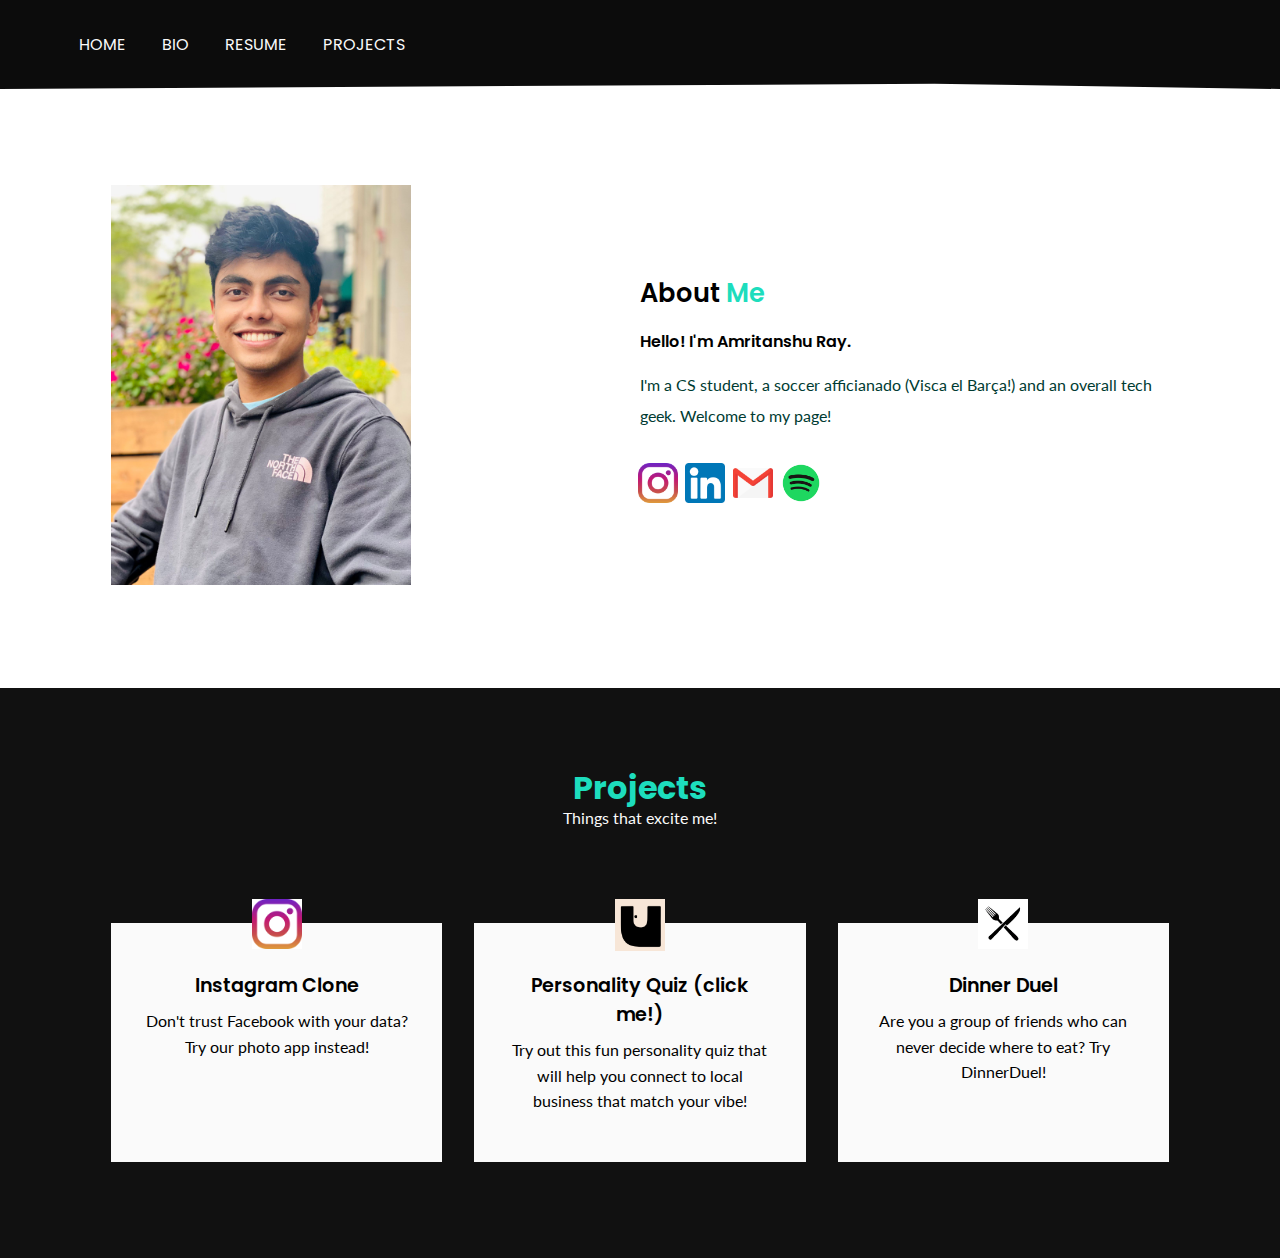
<file: index.html>
<!DOCTYPE html>
<html lang="en">
<head>
<meta name="viewport" content="width=device-width, initial-scale=1.0">
<link rel="stylesheet" href="./styles.css">
<link rel="preconnect" href="https://fonts.googleapis.com">
<link rel="preconnect" href="https://fonts.gstatic.com" crossorigin>
<link rel="preconnect" href="https://fonts.googleapis.com">
<link rel="preconnect" href="https://fonts.gstatic.com" crossorigin>
<link href="https://fonts.googleapis.com/css2?family=Lato:wght@100;400;700&family=Poppins:wght@200&display=swap"
rel="stylesheet">
<link href="https://fonts.googleapis.com/css2?family=Poppins:wght@200&display=swap" rel="stylesheet">
<title>Amritanshu Ray</title>
</head>
<body>  
    <header>  
      <div class="container">  
        <nav class="flex items-centre justify-between">  
            <div class="left flex justfiy-right">  
            <div>  
              <a href="./index.html">Home</a>  
              <a href="./bio.html">Bio</a>  
              <a href="./resume.html">Resume</a>  
              <a href="./projects.html">Projects</a></li>   
            </div>  
          </div>  
          </div>  
        </nav>
      </div>
    </header>
    <section class="about">
      <div class="container flex items-centre">
        <div class="left flex-1 justify-right">
          <img src="./images/portrait.png" height="400px" alt="profile pic">
        </div>
        <div class="right flex-1">
          <h1>About <span>Me</span></h1>
          <h3>Hello! I'm Amritanshu Ray.</h3>
          <p>I'm a CS student, a soccer afficianado (Visca el Barça!) and an overall tech geek. Welcome to my page!
          </p>
          <div class="socials">
            <a href="https://www.instagram.com/amritanshuray/"><img src="./images/instagram.png" width="40px"></a>
            <a href="https://linkedin.com/in/amritanshuray"><img src="./images/linkedin.png" width="40px"></a>
            <a href="mailto:amritanshuray@gmail.com"><img src="./images/gmail.png" width="40px"></a>
            <a href="https://open.spotify.com/user/amritanshuray"><img src="./images/spotify.png" width="40px"></a>
          </div>
        </div>
      </div>
    </section>
    <section class="services">
        <div class="container">
          <h1 class="services-head">Projects</h1>
          <p>Things that excite me!</p>
          <div class="card-grid">
            <div class="card">
              <img src="./images/instagram.png">
              <h2>Instagram Clone</h2>
              <p>Don't trust Facebook with your data? Try our photo app instead!</p>
            </div>
            <div class="card">
              <a href="./projects.html" style="color: #000; font-style: normal">
                <img src="./images/unfound.png">
                <h2>Personality Quiz (click me!)</h2>
                <p>Try out this fun personality quiz that will help you connect to local business that match your vibe!</p>
              </a>
            </div>
            <div class="card">
              <img src="./images/dinnerduel.png">
              <h2>Dinner Duel</h2>
              <p>Are you a group of friends who can never decide where to eat? Try DinnerDuel!</p>
            </div>
          </div>
        </div>
    </section>
</body>
</html>
</file>
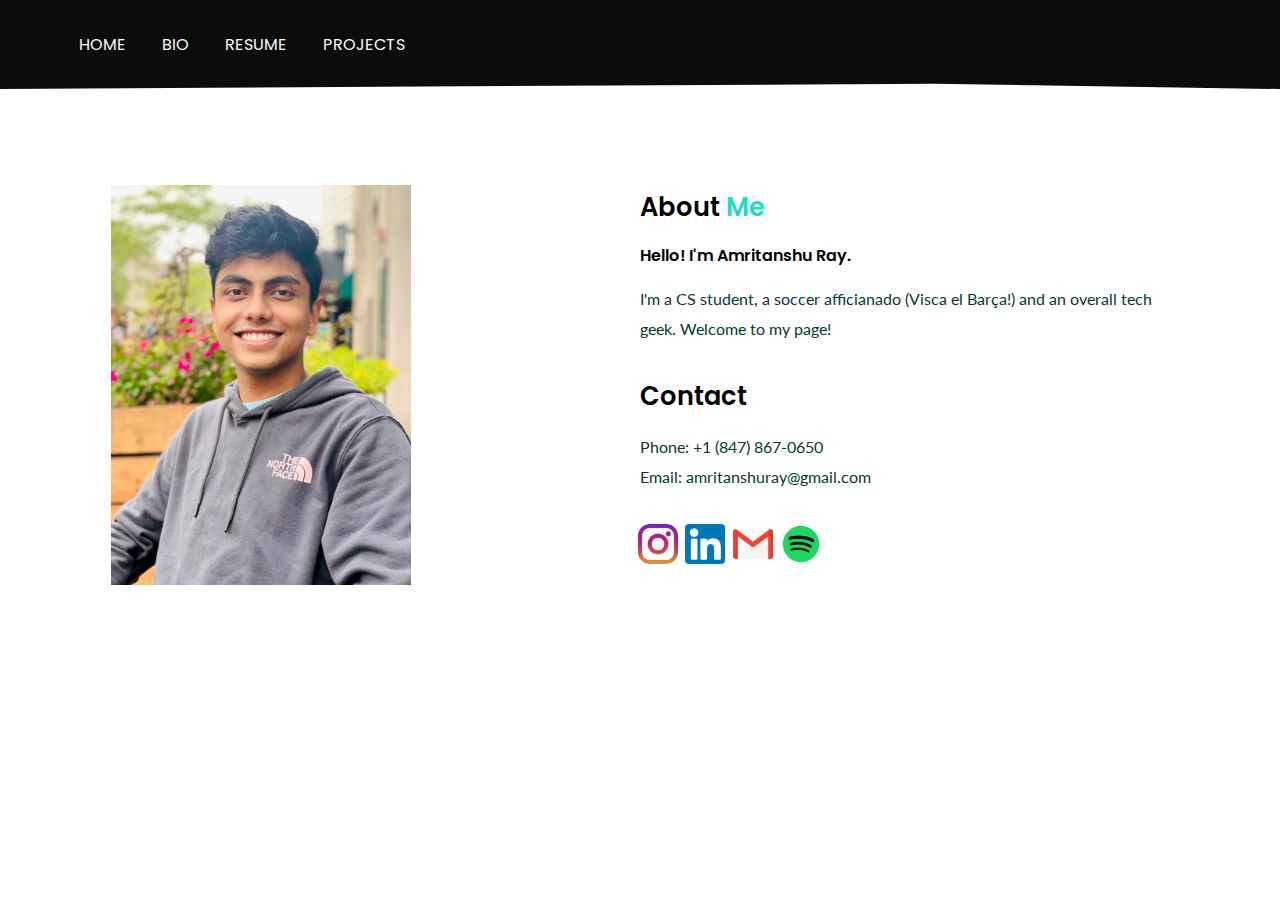
<file: bio.html>
<!DOCTYPE html>
<html lang="en">
<head>
<meta name="viewport" content="width=device-width, initial-scale=1.0">
<link rel="stylesheet" href="./styles.css">
<link rel="preconnect" href="https://fonts.googleapis.com">
<link rel="preconnect" href="https://fonts.gstatic.com" crossorigin>
<link rel="preconnect" href="https://fonts.googleapis.com">
<link rel="preconnect" href="https://fonts.gstatic.com" crossorigin>
<link href="https://fonts.googleapis.com/css2?family=Lato:wght@100;400;700&family=Poppins:wght@200&display=swap"
rel="stylesheet">
<link href="https://fonts.googleapis.com/css2?family=Poppins:wght@200&display=swap" rel="stylesheet">
<title>Amritanshu Ray</title>
</head>
<body>  
    <header>  
      <div class="container">  
        <nav class="flex items-centre justify-between">  
            <div class="left flex justfiy-right">  
            <div>  
              <a href="./index.html">Home</a>  
              <a href="./bio.html">Bio</a>  
              <a href="./resume.html">Resume</a>  
              <a href="./projects.html">Projects</a></li>   
            </div>  
          </div>  
        </nav>
      </div>
    </header>
    <section class="about">
        <div class="container flex items-centre">
          <div class="left flex-1 justify-right">
            <img src="./images/portrait.png" height="400px" alt="profile pic">
          </div>
          <div class="right flex-1">
            <h1>About <span>Me</span></h1>
            <h3>Hello! I'm Amritanshu Ray.</h3>
            <p>I'm a CS student, a soccer afficianado (Visca el Barça!) and an overall tech geek. Welcome to my page!
            </p>
            <h1>Contact</h1>
            <p>
                Phone:   +1 (847) 867-0650 <br>
                Email:   amritanshuray@gmail.com
            </p>
            <div class="socials">
              <a href="https://www.instagram.com/amritanshuray/"><img src="./images/instagram.png" width="40px"></a>
              <a href="https://linkedin.com/in/amritanshuray"><img src="./images/linkedin.png" width="40px"></a>
              <a href="mailto:amritanshuray@gmail.com"><img src="./images/gmail.png" width="40px"></a>
              <a href="https://open.spotify.com/user/amritanshuray"><img src="./images/spotify.png" width="40px"></a>
            </div>
            <br>
            </div>
        </div>
    </section>
</body>
</html>
</file>
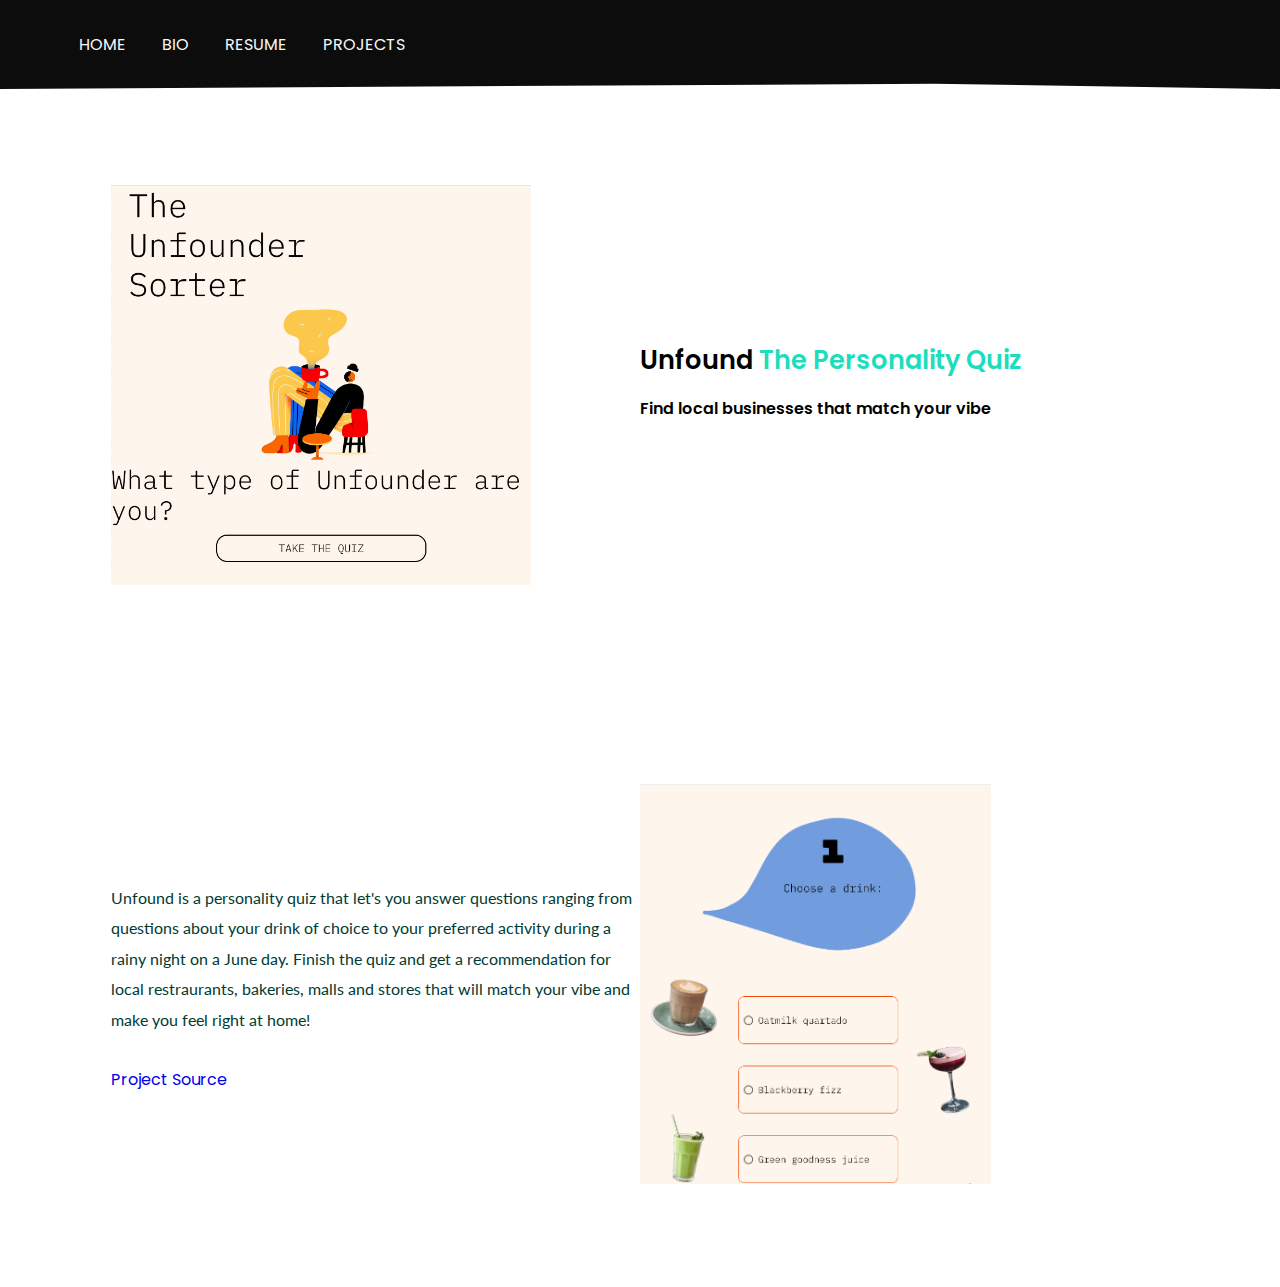
<file: projects.html>
<!DOCTYPE html>
<html lang="en">
<head>
<meta name="viewport" content="width=device-width, initial-scale=1.0">
<link rel="stylesheet" href="./styles.css">
<link rel="preconnect" href="https://fonts.googleapis.com">
<link rel="preconnect" href="https://fonts.gstatic.com" crossorigin>
<link rel="preconnect" href="https://fonts.googleapis.com">
<link rel="preconnect" href="https://fonts.gstatic.com" crossorigin>
<link href="https://fonts.googleapis.com/css2?family=Lato:wght@100;400;700&family=Poppins:wght@200&display=swap"
rel="stylesheet">
<link href="https://fonts.googleapis.com/css2?family=Poppins:wght@200&display=swap" rel="stylesheet">
<title>Amritanshu Ray</title>
</head>
<body>
  <header>  
    <div class="container">  
      <nav class="flex items-centre justify-between">  
          <div class="left flex justfiy-right">  
          <div>  
            <a href="./index.html">Home</a>  
            <a href="./bio.html">Bio</a>  
            <a href="./resume.html">Resume</a>  
            <a href="./projects.html">Projects</a></li>   
          </div>  
        </div>  
      </nav>
    </div>
  </header>  
    <section class="about">
        <div class="container flex items-centre">
          <div class="left flex-1 justify-right">
            <img src="./images/unfound1.png" height="400px" alt="profile pic">
          </div>
          <div class="right flex-1">
            <h1>Unfound <span>The Personality Quiz</span></h1>
            <h3>Find local businesses that match your vibe</h3>
          </div>
        </div>
    </section>
    <section class="about">
        <div class="container flex items-centre">
            <div class="right flex-1">
                <p>Unfound is a personality quiz that let's you answer questions ranging from questions about your drink of choice to your preferred activity during a rainy night on a June day. Finish the quiz and get a recommendation for local restraurants, bakeries, malls and stores that will match your vibe and make you feel right at home!</p>
                <a href="https://github.com/394-s22/unfound1">Project Source</a>
              </div>
            <div class="left flex-1 justify-right">
                <img src="./images/unfound2.png" height="400px" alt="profile pic">
            </div>
        </div>
    </section>
</body>
</file>
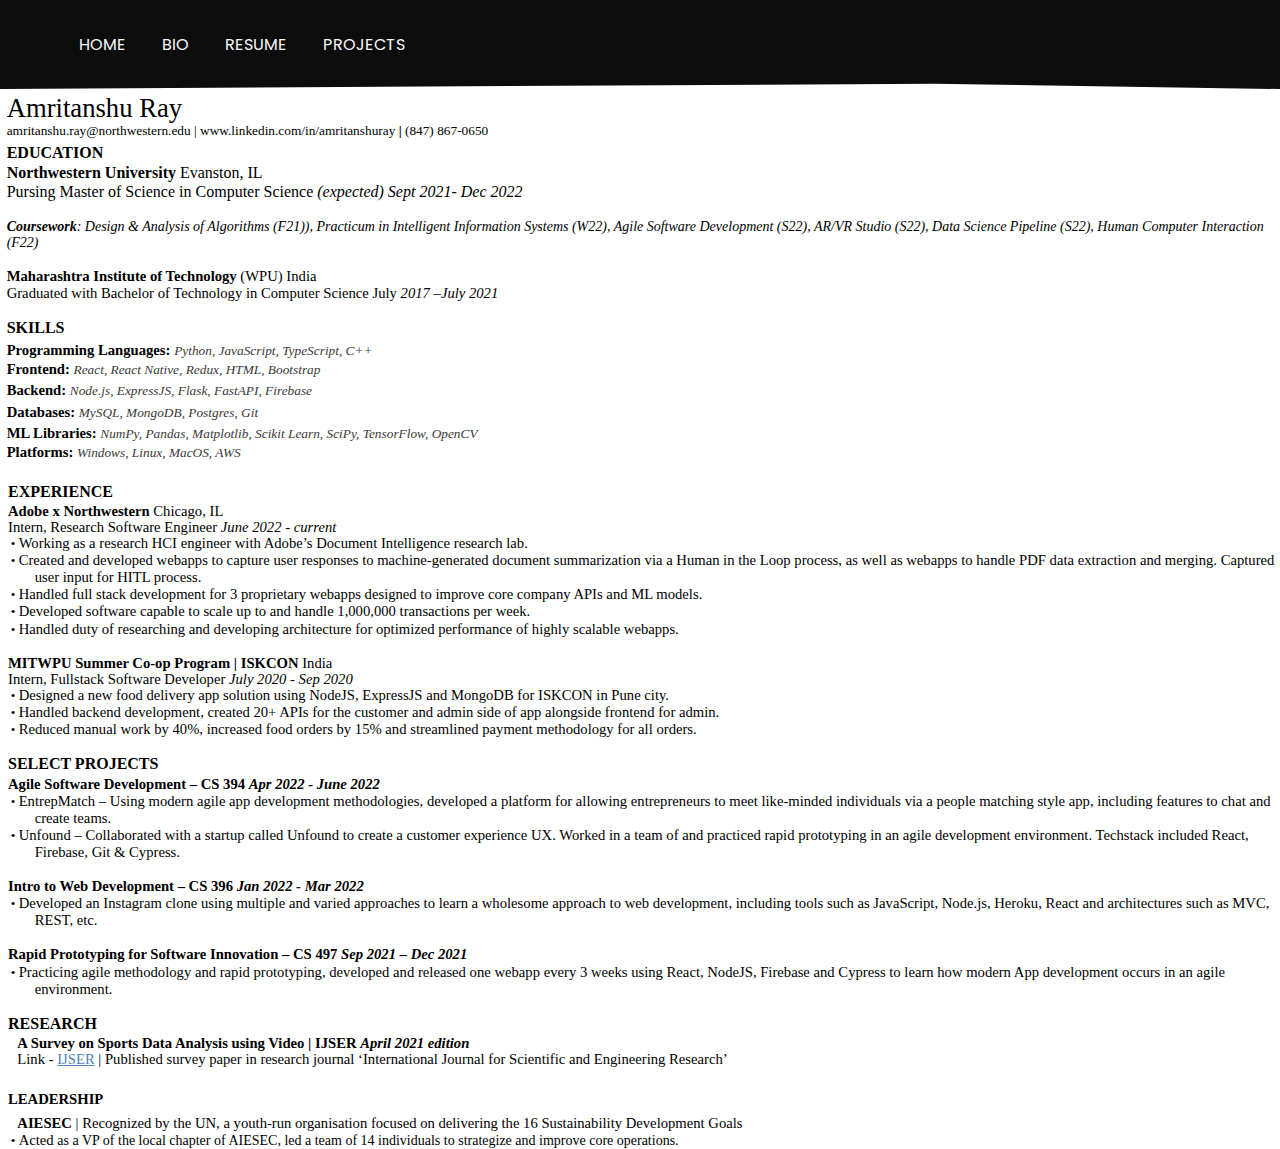
<file: resume.html>
<!DOCTYPE html>
<html lang="en">
    <head><meta http-equiv="Content-Type" content="text/html; charset=utf-8"/>
        <link rel="stylesheet" href="./styles.css">
        <link rel="preconnect" href="https://fonts.googleapis.com">
        <link rel="preconnect" href="https://fonts.gstatic.com" crossorigin>
        <link rel="preconnect" href="https://fonts.googleapis.com">
        <link rel="preconnect" href="https://fonts.gstatic.com" crossorigin>
        <link href="https://fonts.googleapis.com/css2?family=Lato:wght@100;400;700&family=Poppins:wght@200&display=swap"
        rel="stylesheet">
        <link href="https://fonts.googleapis.com/css2?family=Poppins:wght@200&display=swap" rel="stylesheet">
        <title>Amritanshu Ray</title>
    <style type="text/css"> * {margin:0; padding:0; text-indent:0; }
        .s1 { color: black; font-family:"Times New Roman", serif; font-style: normal; font-weight: normal; text-decoration: none; font-size: 20pt; }
        .a { color: black; font-family:"Times New Roman", serif; font-style: normal; font-weight: normal; text-decoration: none; font-size: 10pt; }
        .s2 { color: black; font-family:"Times New Roman", serif; font-style: normal; font-weight: normal; text-decoration: none; font-size: 10pt; }
        h1 { color: black; font-family:"Times New Roman", serif; font-style: normal; font-weight: bold; text-decoration: none; font-size: 12pt; }
        .s3 { color: black; font-family:"Times New Roman", serif; font-style: normal; font-weight: normal; text-decoration: none; font-size: 12pt; }
        h3 { color: black; font-family:"Times New Roman", serif; font-style: italic; font-weight: bold; text-decoration: none; font-size: 10.5pt; }
        .s5 { color: black; font-family:"Times New Roman", serif; font-style: italic; font-weight: normal; text-decoration: none; font-size: 10.5pt; }
        h2 { color: black; font-family:"Times New Roman", serif; font-style: normal; font-weight: bold; text-decoration: none; font-size: 11pt; }
        .p, p { color: black; font-family:"Times New Roman", serif; font-style: normal; font-weight: normal; text-decoration: none; font-size: 11pt; margin:0pt; }
        .s7 { color: #3A3A3A; font-family:"Times New Roman", serif; font-style: italic; font-weight: normal; text-decoration: none; font-size: 10pt; }
        .s9 { color: #4F81BC; font-family:"Times New Roman", serif; font-style: normal; font-weight: normal; text-decoration: none; font-size: 11pt; }
        .s10 { color: black; font-family:"Times New Roman", serif; font-style: normal; font-weight: normal; text-decoration: none; font-size: 10.5pt; }
        li {display: block; }
        #l1 {padding-left: 0pt; }
        #l1> li>*:first-child:before {content: "• "; color: black; font-family:"Times New Roman", serif; font-style: normal; font-weight: normal; text-decoration: none; font-size: 10pt; }
    </style>
    </head>
    
    <body>
        <header>  
            <div class="container">  
              <nav class="flex items-centre justify-between">  
                  <div class="left flex justfiy-right">  
                  <div>  
                    <a href="./index.html">Home</a>  
                    <a href="./bio.html">Bio</a>  
                    <a href="./resume.html">Resume</a>  
                    <a href="./projects.html">Projects</a></li>   
                  </div>  
                </div>  
              </nav>
            </div>
          </header>
        <div class="resume-container">
            <p class="s1" style="padding-top: 3pt;padding-left: 5pt;text-indent: 0pt;line-height: 23pt;text-align: left;"><a name="bookmark0">Amritanshu Ray</a><a name="bookmark1">&zwnj;</a></p>
            <p class="s2" style="padding-left: 5pt;text-indent: 0pt;line-height: 11pt;text-align: left;">
                <a href="http://www.linkedin.com/in/amritanshuray" class="a" target="_blank">amritanshu.ray@northwestern.edu | </a>www.linkedin.com/in/amritanshuray <b>| </b>(847) 867-0650</p>
            <h1 style="padding-top: 4pt;padding-bottom: 2pt;padding-left: 5pt;text-indent: 0pt;text-align: left;">
                <a name="bookmark2">EDUCATION</a>
            </h1>
            <p style="padding-left: 16pt;text-indent: 0pt;line-height: 1pt;text-align: left;">
            <h1 style="padding-left: 5pt;text-indent: 0pt;line-height: 14pt;text-align: left;">Northwestern University                                         <span class="s3">Evanston, IL</span>
            </h1>
            <p class="s3" style="padding-left: 5pt;text-indent: 0pt;line-height: 14pt;text-align: left;">Pursing Master of Science in Computer Science                  <i>(expected) Sept 2021- Dec 2022</i></p><p style="text-indent: 0pt;text-align: left;"><br/></p><h3 style="padding-left: 5pt;text-indent: 0pt;text-align: left;">Coursework<span class="s5">: Design &amp; Analysis of Algorithms (F21)), Practicum in Intelligent Information Systems (W22), Agile Software Development (S22), AR/VR Studio (S22), Data Science Pipeline (S22), Human Computer Interaction (F22)</span></h3><p style="text-indent: 0pt;text-align: left;"><br/></p><h2 style="padding-left: 5pt;text-indent: 0pt;text-align: left;">Maharashtra Institute of Technology <span class="p">(WPU)                                      India</span></h2><p style="padding-left: 5pt;text-indent: 0pt;text-align: left;">Graduated with Bachelor of Technology in Computer Science                     July <i>2017 –July 2021</i></p><p style="text-indent: 0pt;text-align: left;"><br/></p><p style="text-indent: 0pt;text-align: left;"/><h1 style="padding-left: 5pt;text-indent: 0pt;text-align: left;"><a name="bookmark3">SKILLS</a></h1><h2 style="padding-top: 4pt;padding-left: 5pt;text-indent: 0pt;line-height: 113%;text-align: left;">Programming Languages: <span class="s7">Python, JavaScript, TypeScript, C++</span></h2><h2 style="padding-top: 1pt;padding-left: 5pt;text-indent: 0pt;text-align: left;">Frontend: <span class="s7">React, React Native, Redux, HTML, Bootstrap</span></h2><h2 style="padding-top: 3pt;padding-left: 5pt;text-indent: 0pt;text-align: left;">Backend: <span class="s7">Node.js, ExpressJS, Flask, FastAPI, Firebase</span></h2><h2 style="padding-top: 4pt;padding-left: 5pt;text-indent: 0pt;text-align: left;">Databases: <span class="s7">MySQL, MongoDB, Postgres, Git</span></h2><h2 style="padding-top: 3pt;padding-left: 5pt;text-indent: 0pt;line-height: 112%;text-align: left;">ML Libraries: <span class="s7">NumPy, Pandas, Matplotlib, Scikit Learn, SciPy, TensorFlow, OpenCV</span></h2><h2 style="padding-top: 1pt;padding-left: 5pt;text-indent: 0pt;text-align: left;">Platforms: <span class="s7">Windows, Linux, MacOS, AWS</span></h2><p style="text-indent: 0pt;text-align: left;"><br/></p><h1 style="padding-top: 4pt;padding-bottom: 2pt;padding-left: 6pt;text-indent: 0pt;text-align: left;"><a name="bookmark4">EXPERIENCE</a></h1><p style="padding-left: 16pt;text-indent: 0pt;line-height: 1pt;text-align: left;"><h2 style="padding-left: 6pt;text-indent: 0pt;line-height: 11pt;text-align: left;">Adobe x Northwestern                                               <span class="p">Chicago, IL</span></h2><p style="padding-left: 6pt;text-indent: 0pt;line-height: 12pt;text-align: left;">Intern, Research Software Engineer                                     <i>June 2022 - current</i></p><ul id="l1"><li data-list-text="•"><p style="padding-left: 26pt;text-indent: -18pt;line-height: 13pt;text-align: left;"><a name="bookmark5">Working as a research HCI engineer with Adobe’s Document Intelligence research lab.</a></p></li><li data-list-text="•"><p style="padding-left: 26pt;text-indent: -18pt;text-align: left;"><a name="bookmark6">Created and developed webapps to capture user responses to machine-generated document summarization via a Human in the Loop process, as well as webapps to handle PDF data extraction and merging. Captured user input for HITL process.</a></p></li><li data-list-text="•"><p style="padding-left: 26pt;text-indent: -18pt;line-height: 13pt;text-align: left;"><a name="bookmark7">Handled full stack development for 3 proprietary webapps designed to improve core company APIs and ML models.</a></p></li><li data-list-text="•"><p style="padding-left: 26pt;text-indent: -18pt;line-height: 13pt;text-align: left;"><a name="bookmark8">Developed software capable to scale up to and handle 1,000,000 transactions per week.</a></p></li><li data-list-text="•"><p style="padding-left: 26pt;text-indent: -18pt;text-align: left;"><a name="bookmark9">Handled duty of researching and developing architecture for optimized performance of highly scalable webapps.</a></p><p style="text-indent: 0pt;text-align: left;"><br/></p><h2 style="padding-left: 6pt;text-indent: 0pt;line-height: 12pt;text-align: left;">MITWPU Summer Co-op Program | ISKCON                                      <span class="p">India</span></h2><p style="padding-left: 6pt;text-indent: 0pt;line-height: 12pt;text-align: left;">Intern, Fullstack Software Developer                                    <i>July 2020 - Sep 2020</i></p></li><li data-list-text="•"><p style="padding-left: 26pt;text-indent: -18pt;line-height: 13pt;text-align: left;"><a name="bookmark10">Designed a new food delivery app solution using NodeJS, ExpressJS and MongoDB for ISKCON in Pune city.</a></p></li><li data-list-text="•"><p style="padding-left: 26pt;text-indent: -18pt;line-height: 13pt;text-align: left;"><a name="bookmark11">Handled backend development, created 20+ APIs for the customer and admin side of app alongside frontend for admin.</a></p></li><li data-list-text="•"><p style="padding-left: 26pt;text-indent: -18pt;text-align: left;"><a name="bookmark12">Reduced manual work by 40%, increased food orders by 15% and streamlined payment methodology for all orders.</a></p><p style="text-indent: 0pt;text-align: left;"><br/></p><h1 style="padding-bottom: 2pt;padding-left: 6pt;text-indent: 0pt;text-align: left;"><a name="bookmark13">SELECT PROJECTS</a></h1><p style="padding-left: 16pt;text-indent: 0pt;line-height: 1pt;text-align: left;"/><h2 style="padding-left: 6pt;text-indent: 0pt;text-align: left;"><a name="bookmark14">Agile Software Development – CS 394                                  </a><i>Apr 2022 - June 2022</i></h2></li><li data-list-text="•"><p style="padding-left: 26pt;text-indent: -18pt;text-align: left;"><a name="bookmark15">EntrepMatch – Using modern agile app development methodologies, developed a platform for allowing entrepreneurs to meet like-minded individuals via a people matching style app, including features to chat and create teams.</a></p></li><li data-list-text="•"><p style="padding-left: 26pt;text-indent: -18pt;text-align: left;"><a name="bookmark16">Unfound – Collaborated with a startup called Unfound to create a customer experience UX. Worked in a team of and practiced rapid prototyping in an agile development environment. Techstack included React, Firebase, Git &amp; Cypress.</a></p><p style="text-indent: 0pt;text-align: left;"><br/></p><h2 style="padding-left: 6pt;text-indent: 0pt;line-height: 13pt;text-align: left;"><a name="bookmark17">Intro to Web Development – CS 396                                   </a><i>Jan 2022 - Mar 2022</i></h2></li><li data-list-text="•"><p style="padding-left: 26pt;text-indent: -18pt;text-align: left;"><a name="bookmark18">Developed an Instagram clone using multiple and varied approaches to learn a wholesome approach to web development, including tools such as JavaScript, Node.js, Heroku, React and architectures such as MVC, REST, etc.</a></p><p style="text-indent: 0pt;text-align: left;"><br/></p><h2 style="padding-left: 6pt;text-indent: 0pt;line-height: 13pt;text-align: left;"><a name="bookmark19">Rapid Prototyping for Software Innovation – CS 497                          </a><i>Sep 2021 – Dec 2021</i></h2></li><li data-list-text="•"><p style="padding-left: 26pt;text-indent: -18pt;text-align: left;"><a name="bookmark20">Practicing agile methodology and rapid prototyping, developed and released one webapp every 3 weeks using React, NodeJS, Firebase and Cypress to learn how modern App development occurs in an agile environment.</a></p><p style="text-indent: 0pt;text-align: left;"><br/></p><h1 style="padding-bottom: 2pt;padding-left: 6pt;text-indent: 0pt;text-align: left;"><a name="bookmark21">RESEARCH</a></h1><p style="padding-left: 16pt;text-indent: 0pt;line-height: 1pt;text-align: left;"><h2 style="padding-left: 13pt;text-indent: 0pt;line-height: 12pt;text-align: left;"><a name="bookmark22">A Survey on Sports Data Analysis using Video | IJSER                        </a><i>April 2021 edition</i></h2><p class="s9" style="padding-left: 13pt;text-indent: 0pt;line-height: 13pt;text-align: left;"><a href="https://www.ijser.org/onlineResearchPaperViewer.aspx?A-Survey-on-Sports-Data-Analysis-through-Video.pdf" style=" color: black; font-family: 'Times New Roman', Times, serif; font-style: normal; font-weight: normal; text-decoration: none; font-size: 11pt;" target="_blank" name="bookmark23">Link - </a><span style=" color: #4F81BC; font-family:Times New Roman, serif; font-style: normal; font-weight: normal; text-decoration: underline; font-size: 11pt;">IJSER</span> <span style=" color: #000;">| Published survey paper in research journal ‘International Journal for Scientific and Engineering Research’</span></p><p style="text-indent: 0pt;text-align: left;"><br/></p><h2 style="padding-top: 4pt;padding-bottom: 3pt;padding-left: 6pt;text-indent: 0pt;text-align: left;"><a name="bookmark24">LEADERSHIP</a></h2><p style="padding-left: 16pt;text-indent: 0pt;line-height: 1pt;text-align: left;"><h2 style="padding-top: 2pt;padding-left: 13pt;text-indent: 0pt;line-height: 13pt;text-align: left;"><a name="bookmark25">AIESEC </a><span class="p">| Recognized by the UN, a youth-run organisation focused on delivering the 16 Sustainability Development Goals</span><a name="bookmark26">&zwnj;</a></h2></li><li data-list-text="•"><p style="padding-left: 26pt;text-indent: -18pt;line-height: 13pt;text-align: left;">Acted <span class="s10">as a VP of the local chapter of AIESEC, led a team of 14 individuals to strategize and improve core operations.</span></p></li></ul>
        </div>
    </body>
</html>
</file>
<file: styles.css>
@import 'utilities.css';
:root{
--primary: rgb(29, 221, 189);
--bgDark: rgb(12, 12, 12);
--white: rgb(250, 250, 250);
--secondary: rgb(0, 59, 50);
--bgLight: rgb(190, 181, 181);
}
*{
  padding: 0;
  margin: 0;
  box-sizing: border-box;
  -webkit-font-smoothing: antialiased;
  }
header{
  background-color: var(--bgDark);
  clip-path: polygon(0 0, 100% 0, 100% 100%, 73% 94%, 0 100%);
}
header nav .left a{
  color: var(--white);
  text-decoration: none;
  margin-right: 2rem;
  text-transform: uppercase;
  transition: all .2s ease;
}
header nav .left a:hover{
  color: var(--primary);
}
header nav {
  padding: 2rem 0;
}
header nav .logo{
  margin-right: 3rem;
}

body{
  font-family: 'Poppins', sans-serif;
  }
  .container{
  max-width: 1152px;
  padding: 0 15px;
  margin: 0 auto;
  }
  .hero{
  padding-top: 2rem;
  padding-bottom: 3rem;
  }
  .hero .left img{
  width: 400px;
  }
  .hero .right {
  color: var(--white);
  margin-top: -7rem;
  }
  .hero .right h6{
  font-size: 1.6rem;
  color: var(--primary);
  margin-bottom: 0.5rem;
  }
  .hero .right h1{
  font-size: 4rem;
  font-weight: 100;
  line-height: 1.2;
  margin-bottom: 2rem;
  }
  .hero .right h1 span{
  color: var(--primary);
  }
  .hero .right p{
  line-height: 1.9;
  margin-bottom: 2rem;
  }

  section{
    padding: 6rem;
    }
    section.about h1{
    margin-bottom: 1rem;
    font-size: 1.6rem;
    font-weight: 600;
    }
    section.about h1 span{
    color: var(--primary);
    }
    section.about h3{
    font-size: 1rem;
    margin-bottom: 1rem;
    font-weight: 600;
    }
    section.about p{
    font-family: 'Lato', sans-serif;
    color: var(--secondary);
    line-height: 1.9rem;
    margin-bottom: 2rem;
    }
    section.about .socials{
    display: flex;
    }
    section.about .socials a{
    display: flex;
    align-items: center;
    justify-content: center;
    width: 35px;
    margin-right: 0.8rem;
    border-radius: 50%;
    }
    section.about .socials a:hover{
    background: var(--primary);
    }
    section.services{
      background: rgb(17, 17, 17)
      }
      .services-head{
      color: rgb(10, 9, 9);
      text-align: center;
      margin-bottom: 1rem;
      line-height: 0.5rem;
      color: var(--primary);
      }
      .services-head + p{
      color: var(--white);
      font-family: 'Lato', sans-serif;
      margin-bottom: 1rem;
      text-align: center;
      margin-bottom: 6rem;
      font-weight: 400;
      }
      .card img{
      width: 50px;
      background:white;
      }
      section.services .card-grid{
      display: grid;
      grid-template-columns: repeat(3,1fr);
      column-gap: 2rem;
      }
      section.services .card-grid .card{
      background: var(--white);
      padding: 3rem 2rem;
      position: relative;
      text-align: center;
      transition: all .2s ease;
      }
      section.services .card-grid .card img{
      position: absolute;
      top: -1.5rem;
      left: 50%;
      transform: translateX(-50%);
      color: var();
      }
      section.services .card-grid .card h2{
      font-weight: 600;
      font-size: 1.2rem;
      margin-bottom: 0.5rem;
      }
      section.services .card-grid .card p{
      font-family: 'Lato', sans-serif;
      color: var(--seconday);
      line-height: 1.6;
      }
      section.services .card-grid .card:hover{
      background: var(--primary);
      }
      section.services .card-grid .card:hover h2{
      color: var(--white);
      }
      section.services .card-grid .card:hover p{
      color: var(--white);
      }

      a:link { text-decoration: none; }


      a:visited { text-decoration: none; }
      
      
      a:hover { text-decoration: none; }
      
      
      a:active { text-decoration: none; }
</file>
